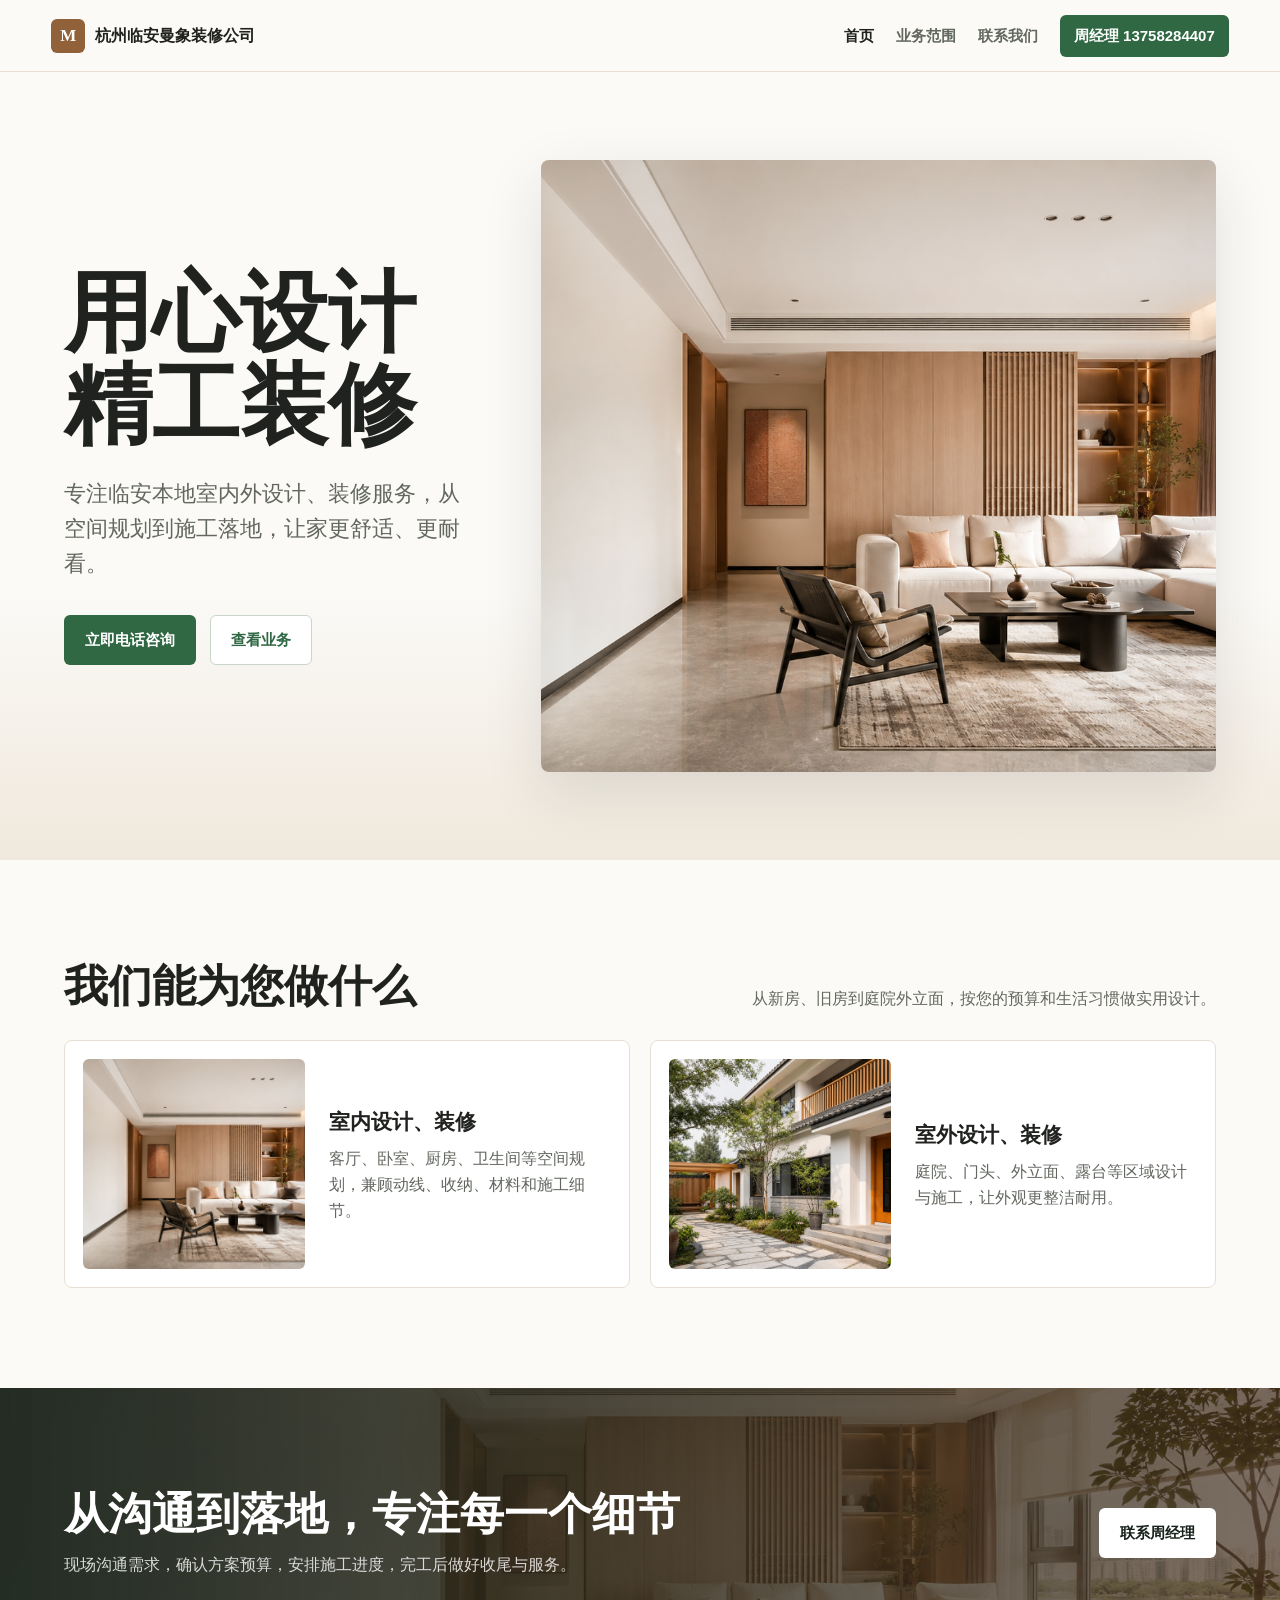
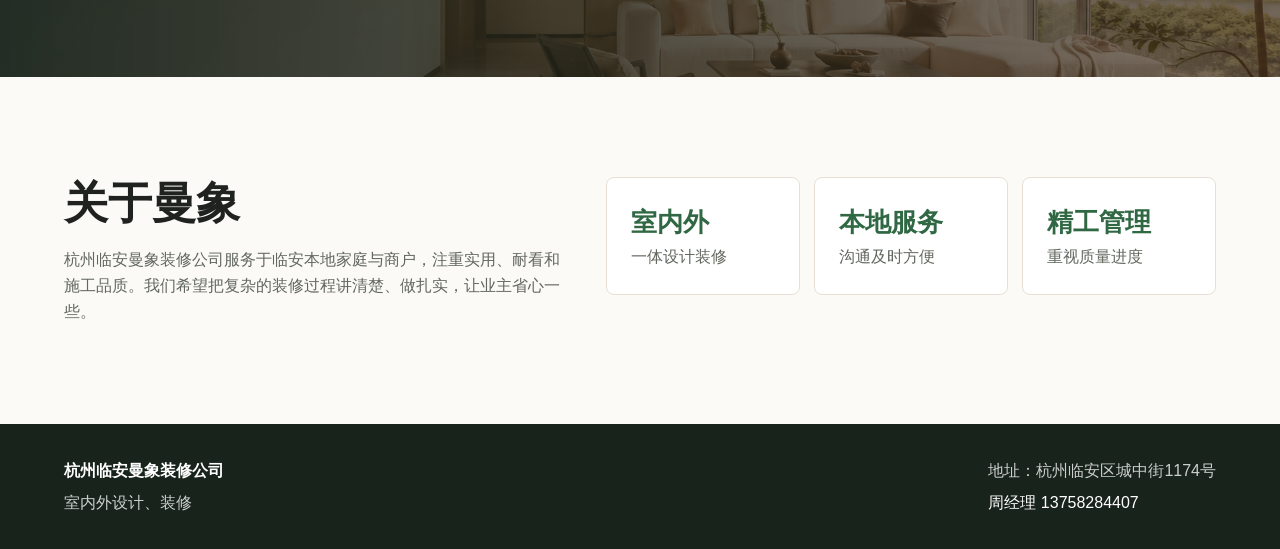
<file: index.html>
<!doctype html>
<html lang="zh-CN">
  <head>
    <meta charset="utf-8">
    <meta name="viewport" content="width=device-width, initial-scale=1">
    <title>杭州临安曼象装修公司｜室内外设计、装修</title>
    <meta name="description" content="杭州临安曼象装修公司，提供室内外设计、装修服务。地址：杭州临安区城中街1174号，联系电话：周经理 13758284407。">
    <link rel="stylesheet" href="styles.css">
  </head>
  <body>
    <header class="site-header">
      <a class="brand" href="index.html" aria-label="杭州临安曼象装修公司首页">
        <span class="brand-mark">M</span>
        <span>杭州临安曼象装修公司</span>
      </a>
      <button class="menu-toggle" type="button" aria-label="打开菜单" aria-expanded="false">
        <span></span><span></span><span></span>
      </button>
      <nav class="site-nav" aria-label="主导航">
        <a class="active" href="index.html">首页</a>
        <a href="services.html">业务范围</a>
        <a href="contact.html">联系我们</a>
        <a class="nav-call" href="tel:13758284407">周经理 13758284407</a>
      </nav>
    </header>

    <main>
      <section class="hero">
        <div class="hero-copy">
          <h1>用心设计<br>精工装修</h1>
          <p>专注临安本地室内外设计、装修服务，从空间规划到施工落地，让家更舒适、更耐看。</p>
          <div class="hero-actions">
            <a class="button primary" href="tel:13758284407">立即电话咨询</a>
            <a class="button secondary" href="services.html">查看业务</a>
          </div>
        </div>
        <img class="hero-image" src="assets/hero-interior.png" alt="现代温馨室内装修效果">
      </section>

      <section class="section services-preview">
        <div class="section-head">
          <h2>我们能为您做什么</h2>
          <p>从新房、旧房到庭院外立面，按您的预算和生活习惯做实用设计。</p>
        </div>
        <div class="service-split">
          <article class="service-item">
            <img src="assets/hero-interior.png" alt="室内设计装修案例">
            <div>
              <h3>室内设计、装修</h3>
              <p>客厅、卧室、厨房、卫生间等空间规划，兼顾动线、收纳、材料和施工细节。</p>
            </div>
          </article>
          <article class="service-item">
            <img src="assets/exterior.png" alt="室外设计装修案例">
            <div>
              <h3>室外设计、装修</h3>
              <p>庭院、门头、外立面、露台等区域设计与施工，让外观更整洁耐用。</p>
            </div>
          </article>
        </div>
      </section>

      <section class="section process-band">
        <div>
          <h2>从沟通到落地，专注每一个细节</h2>
          <p>现场沟通需求，确认方案预算，安排施工进度，完工后做好收尾与服务。</p>
        </div>
        <a class="button light" href="contact.html">联系周经理</a>
      </section>

      <section class="section about">
        <div class="about-copy">
          <h2>关于曼象</h2>
          <p>杭州临安曼象装修公司服务于临安本地家庭与商户，注重实用、耐看和施工品质。我们希望把复杂的装修过程讲清楚、做扎实，让业主省心一些。</p>
        </div>
        <div class="stats">
          <div><strong>室内外</strong><span>一体设计装修</span></div>
          <div><strong>本地服务</strong><span>沟通及时方便</span></div>
          <div><strong>精工管理</strong><span>重视质量进度</span></div>
        </div>
      </section>
    </main>

    <footer class="site-footer">
      <div>
        <strong>杭州临安曼象装修公司</strong>
        <span>室内外设计、装修</span>
      </div>
      <div>
        <span>地址：杭州临安区城中街1174号</span>
        <a href="tel:13758284407">周经理 13758284407</a>
      </div>
    </footer>

    <a class="floating-call" href="tel:13758284407">电话咨询</a>
    <script src="script.js"></script>
  </body>
</html>
</file>
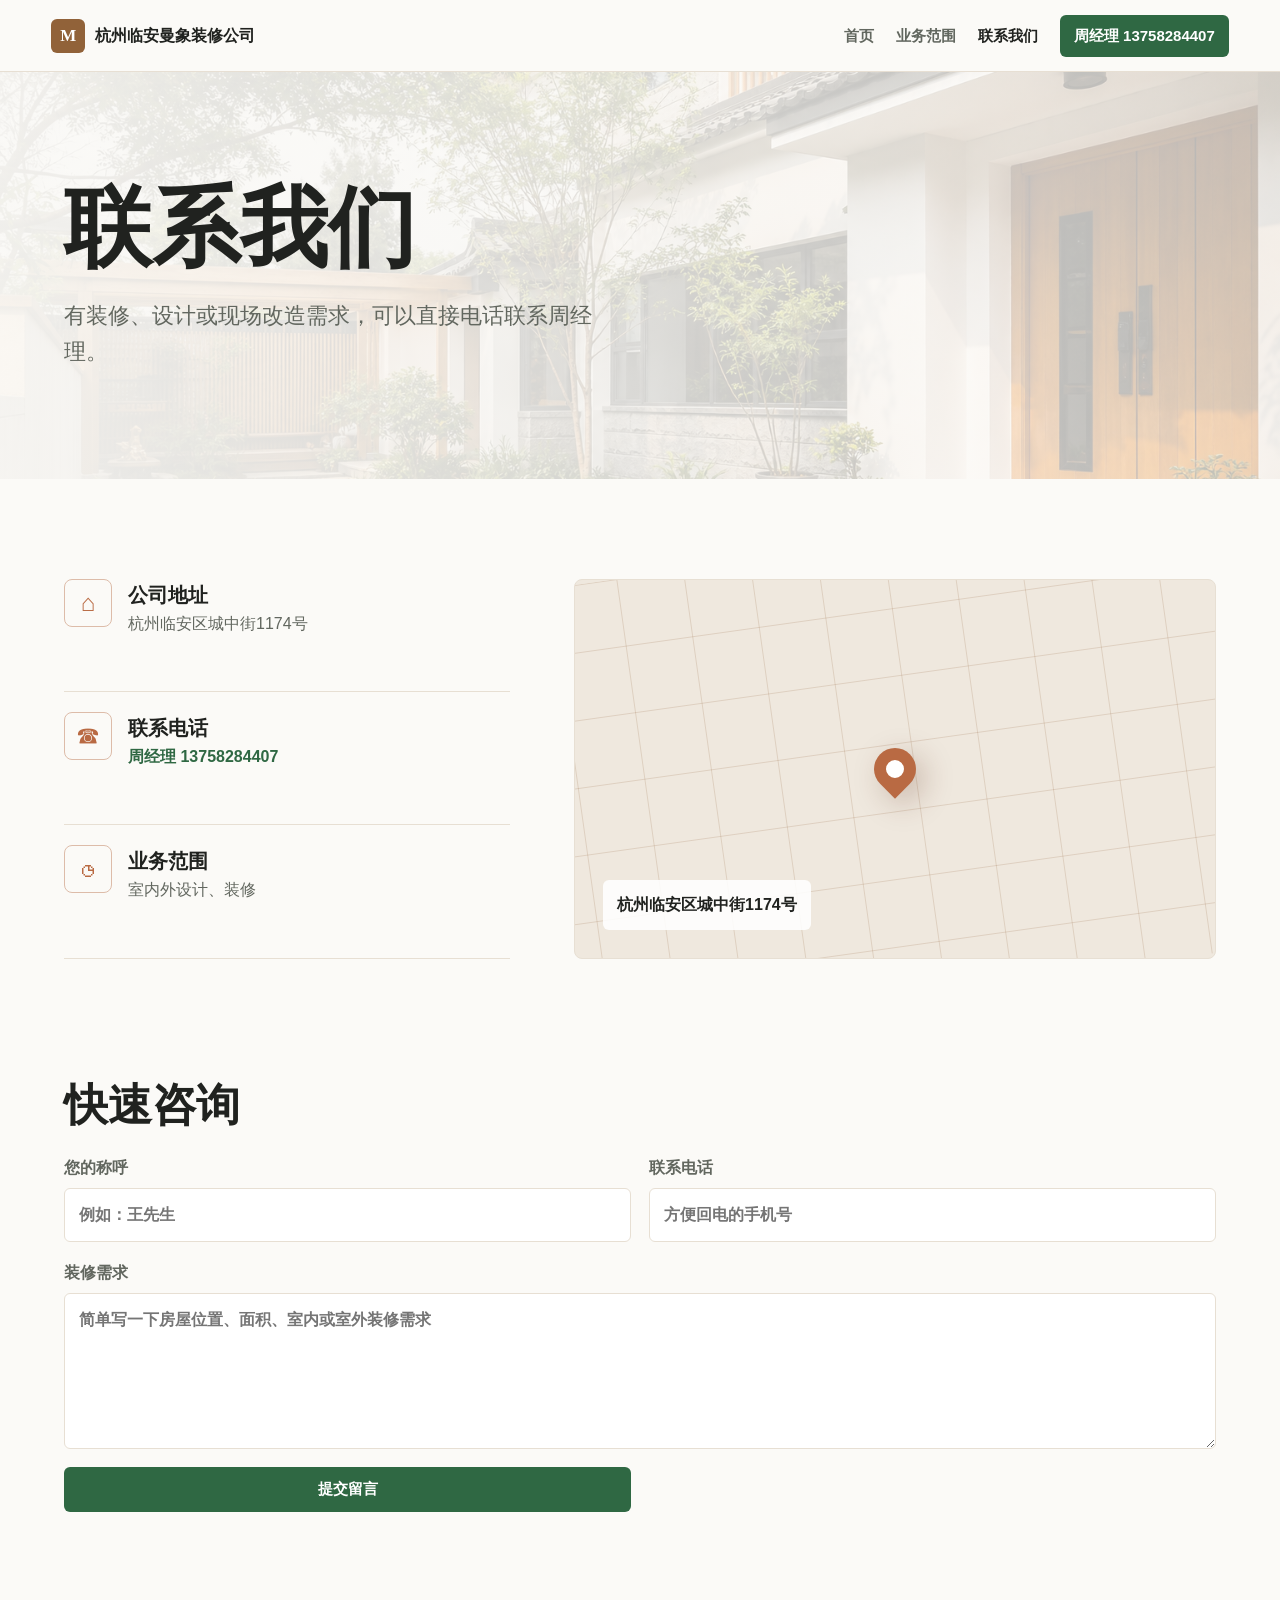
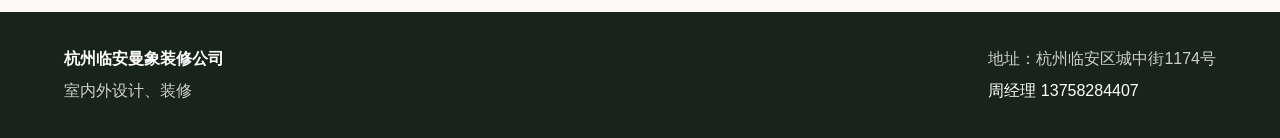
<file: contact.html>
<!doctype html>
<html lang="zh-CN">
  <head>
    <meta charset="utf-8">
    <meta name="viewport" content="width=device-width, initial-scale=1">
    <title>联系我们｜杭州临安曼象装修公司</title>
    <meta name="description" content="联系杭州临安曼象装修公司：周经理 13758284407，地址杭州临安区城中街1174号。">
    <link rel="stylesheet" href="styles.css">
  </head>
  <body>
    <header class="site-header">
      <a class="brand" href="index.html"><span class="brand-mark">M</span><span>杭州临安曼象装修公司</span></a>
      <button class="menu-toggle" type="button" aria-label="打开菜单" aria-expanded="false"><span></span><span></span><span></span></button>
      <nav class="site-nav" aria-label="主导航">
        <a href="index.html">首页</a>
        <a href="services.html">业务范围</a>
        <a class="active" href="contact.html">联系我们</a>
        <a class="nav-call" href="tel:13758284407">周经理 13758284407</a>
      </nav>
    </header>

    <main>
      <section class="page-hero contact-hero">
        <h1>联系我们</h1>
        <p>有装修、设计或现场改造需求，可以直接电话联系周经理。</p>
      </section>

      <section class="section contact-layout">
        <div class="contact-list">
          <div class="contact-row">
            <span class="contact-icon">⌂</span>
            <div><strong>公司地址</strong><p>杭州临安区城中街1174号</p></div>
          </div>
          <div class="contact-row">
            <span class="contact-icon">☎</span>
            <div><strong>联系电话</strong><p><a href="tel:13758284407">周经理 13758284407</a></p></div>
          </div>
          <div class="contact-row">
            <span class="contact-icon">◷</span>
            <div><strong>业务范围</strong><p>室内外设计、装修</p></div>
          </div>
        </div>

        <div class="map-card" aria-label="公司地址地图示意">
          <div class="map-grid"></div>
          <div class="map-pin"></div>
          <strong>杭州临安区城中街1174号</strong>
        </div>
      </section>

      <section class="section message-box">
        <h2>快速咨询</h2>
        <form>
          <label>
            您的称呼
            <input type="text" name="name" autocomplete="name" placeholder="例如：王先生">
          </label>
          <label>
            联系电话
            <input type="tel" name="phone" autocomplete="tel" placeholder="方便回电的手机号">
          </label>
          <label class="full">
            装修需求
            <textarea name="message" rows="5" placeholder="简单写一下房屋位置、面积、室内或室外装修需求"></textarea>
          </label>
          <button class="button primary" type="button">提交留言</button>
        </form>
      </section>
    </main>

    <footer class="site-footer">
      <div><strong>杭州临安曼象装修公司</strong><span>室内外设计、装修</span></div>
      <div><span>地址：杭州临安区城中街1174号</span><a href="tel:13758284407">周经理 13758284407</a></div>
    </footer>
    <a class="floating-call" href="tel:13758284407">电话咨询</a>
    <script src="script.js"></script>
  </body>
</html>
</file>
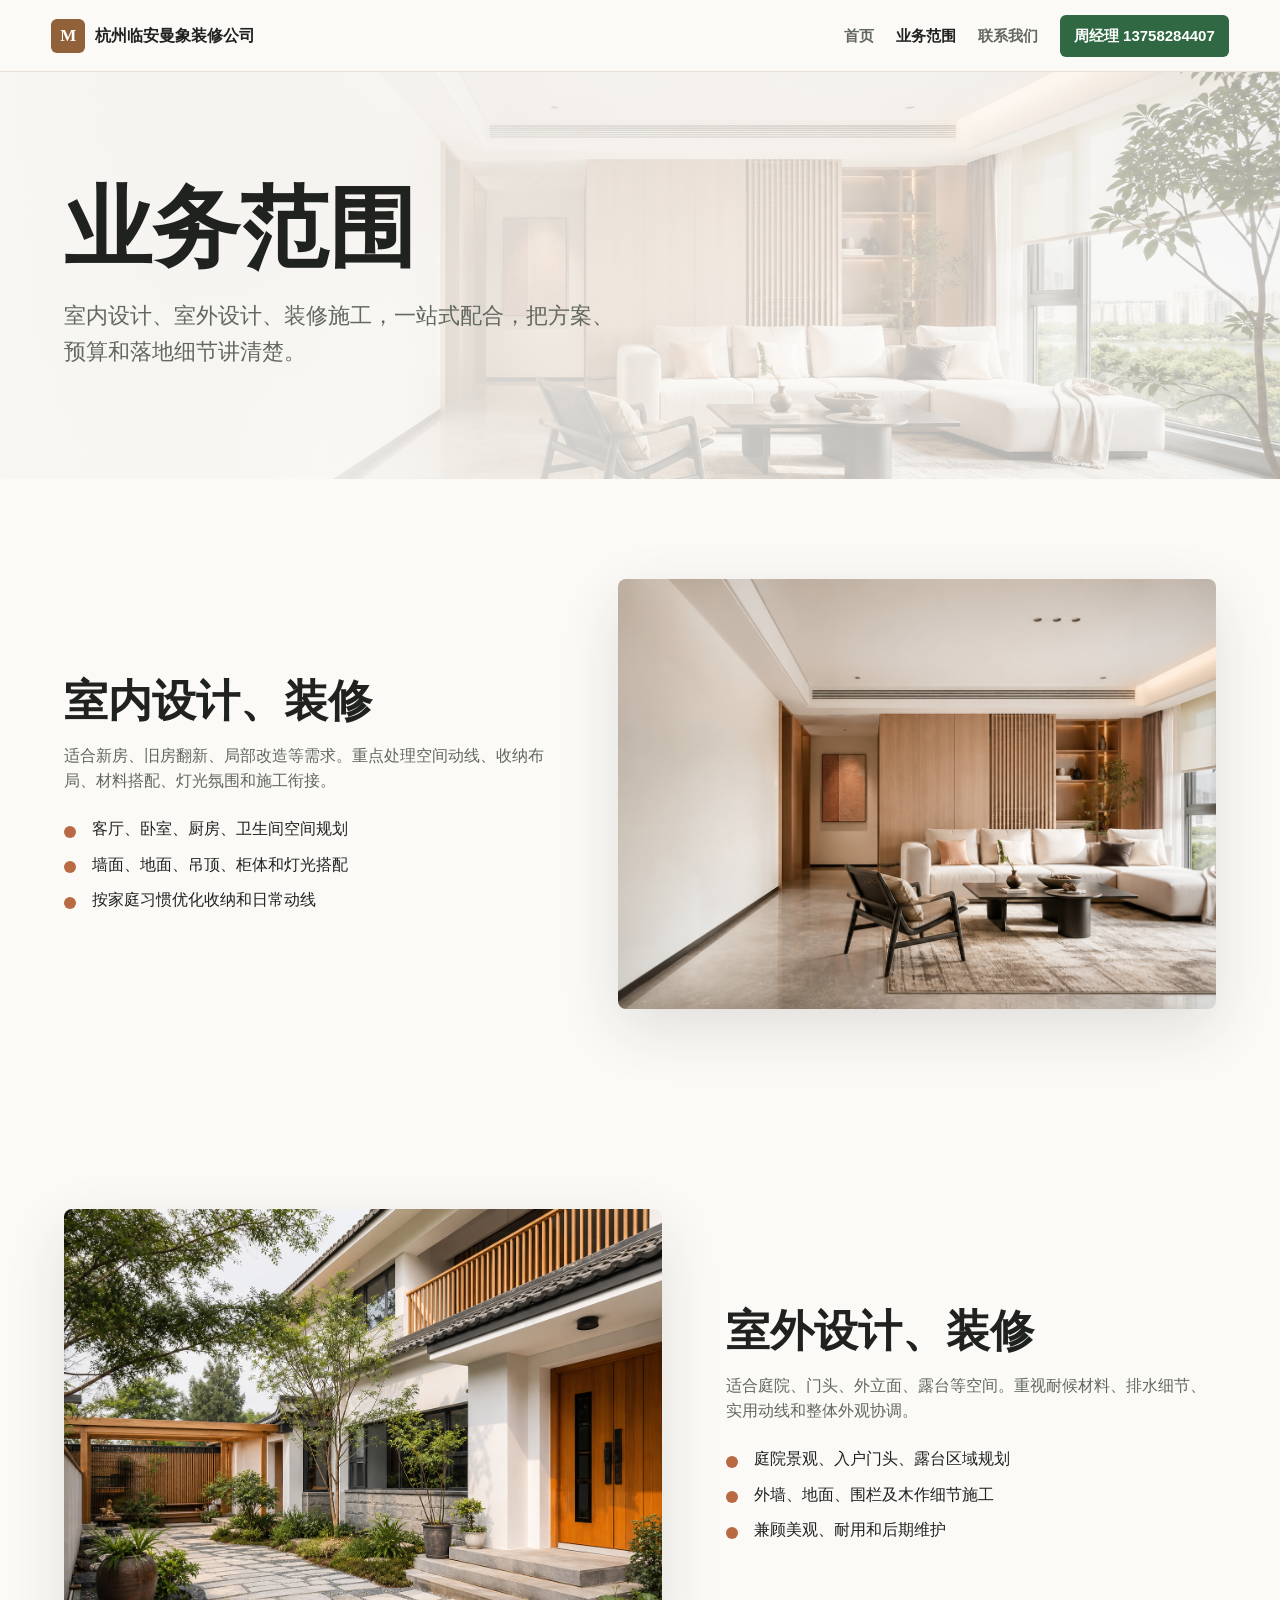
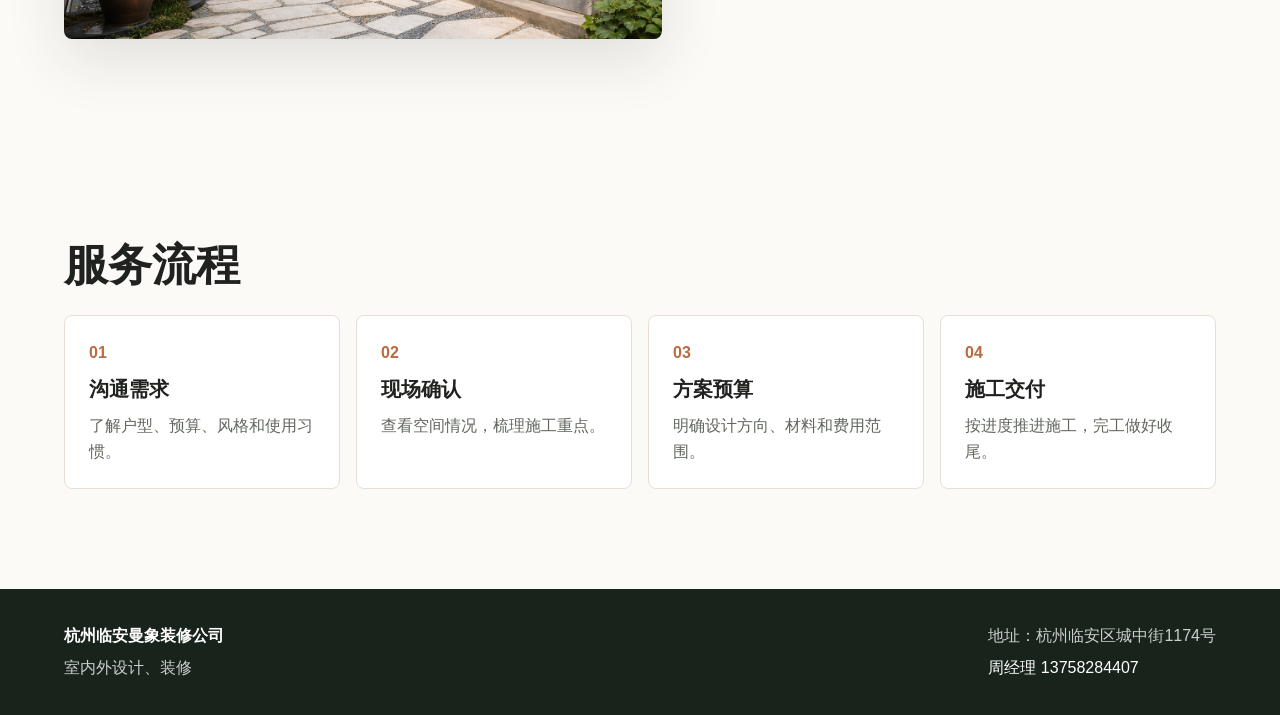
<file: services.html>
<!doctype html>
<html lang="zh-CN">
  <head>
    <meta charset="utf-8">
    <meta name="viewport" content="width=device-width, initial-scale=1">
    <title>业务范围｜杭州临安曼象装修公司</title>
    <meta name="description" content="杭州临安曼象装修公司主要业务：室内外设计、装修。">
    <link rel="stylesheet" href="styles.css">
  </head>
  <body>
    <header class="site-header">
      <a class="brand" href="index.html"><span class="brand-mark">M</span><span>杭州临安曼象装修公司</span></a>
      <button class="menu-toggle" type="button" aria-label="打开菜单" aria-expanded="false"><span></span><span></span><span></span></button>
      <nav class="site-nav" aria-label="主导航">
        <a href="index.html">首页</a>
        <a class="active" href="services.html">业务范围</a>
        <a href="contact.html">联系我们</a>
        <a class="nav-call" href="tel:13758284407">周经理 13758284407</a>
      </nav>
    </header>

    <main>
      <section class="page-hero compact">
        <h1>业务范围</h1>
        <p>室内设计、室外设计、装修施工，一站式配合，把方案、预算和落地细节讲清楚。</p>
      </section>

      <section class="section service-detail">
        <div class="detail-copy">
          <h2>室内设计、装修</h2>
          <p>适合新房、旧房翻新、局部改造等需求。重点处理空间动线、收纳布局、材料搭配、灯光氛围和施工衔接。</p>
          <ul class="check-list">
            <li>客厅、卧室、厨房、卫生间空间规划</li>
            <li>墙面、地面、吊顶、柜体和灯光搭配</li>
            <li>按家庭习惯优化收纳和日常动线</li>
          </ul>
        </div>
        <img src="assets/hero-interior.png" alt="室内设计装修">
      </section>

      <section class="section service-detail reverse">
        <div class="detail-copy">
          <h2>室外设计、装修</h2>
          <p>适合庭院、门头、外立面、露台等空间。重视耐候材料、排水细节、实用动线和整体外观协调。</p>
          <ul class="check-list">
            <li>庭院景观、入户门头、露台区域规划</li>
            <li>外墙、地面、围栏及木作细节施工</li>
            <li>兼顾美观、耐用和后期维护</li>
          </ul>
        </div>
        <img src="assets/exterior.png" alt="室外设计装修">
      </section>

      <section class="section steps">
        <h2>服务流程</h2>
        <div class="step-grid">
          <div><span>01</span><strong>沟通需求</strong><p>了解户型、预算、风格和使用习惯。</p></div>
          <div><span>02</span><strong>现场确认</strong><p>查看空间情况，梳理施工重点。</p></div>
          <div><span>03</span><strong>方案预算</strong><p>明确设计方向、材料和费用范围。</p></div>
          <div><span>04</span><strong>施工交付</strong><p>按进度推进施工，完工做好收尾。</p></div>
        </div>
      </section>
    </main>

    <footer class="site-footer">
      <div><strong>杭州临安曼象装修公司</strong><span>室内外设计、装修</span></div>
      <div><span>地址：杭州临安区城中街1174号</span><a href="tel:13758284407">周经理 13758284407</a></div>
    </footer>
    <a class="floating-call" href="tel:13758284407">电话咨询</a>
    <script src="script.js"></script>
  </body>
</html>
</file>
<file: styles.css>
:root {
  --bg: #fbfaf7;
  --paper: #ffffff;
  --ink: #20221f;
  --muted: #62675f;
  --line: #e7dfd3;
  --wood: #916239;
  --terracotta: #b96a43;
  --green: #2f6843;
  --deep: #18231b;
  --shadow: 0 20px 60px rgba(40, 31, 21, 0.12);
}

* {
  box-sizing: border-box;
}

html {
  scroll-behavior: smooth;
}

body {
  margin: 0;
  color: var(--ink);
  background: var(--bg);
  font-family: "Microsoft YaHei", "PingFang SC", "Noto Sans CJK SC", Arial, sans-serif;
  line-height: 1.6;
}

a {
  color: inherit;
  text-decoration: none;
}

img {
  display: block;
  width: 100%;
}

.site-header {
  position: sticky;
  top: 0;
  z-index: 20;
  display: flex;
  align-items: center;
  justify-content: space-between;
  gap: 24px;
  min-height: 72px;
  padding: 0 clamp(18px, 4vw, 64px);
  background: rgba(251, 250, 247, 0.92);
  border-bottom: 1px solid var(--line);
  backdrop-filter: blur(16px);
}

.brand {
  display: inline-flex;
  align-items: center;
  gap: 10px;
  font-weight: 800;
  letter-spacing: 0;
  white-space: nowrap;
}

.brand-mark {
  display: grid;
  place-items: center;
  width: 34px;
  height: 34px;
  color: #fff;
  background: var(--wood);
  border-radius: 6px;
  font-size: 17px;
  font-family: Georgia, serif;
}

.site-nav {
  display: flex;
  align-items: center;
  gap: 22px;
  font-size: 15px;
}

.site-nav a {
  color: var(--muted);
  font-weight: 600;
}

.site-nav a:hover,
.site-nav .active {
  color: var(--ink);
}

.nav-call {
  padding: 9px 14px;
  color: #fff !important;
  background: var(--green);
  border-radius: 6px;
}

.menu-toggle {
  display: none;
  width: 42px;
  height: 42px;
  padding: 0;
  border: 0;
  background: transparent;
}

.menu-toggle span {
  display: block;
  width: 24px;
  height: 2px;
  margin: 5px auto;
  background: var(--ink);
}

.hero {
  position: relative;
  min-height: calc(92vh - 72px);
  display: grid;
  grid-template-columns: minmax(320px, 0.76fr) minmax(420px, 1.24fr);
  align-items: center;
  gap: clamp(24px, 5vw, 72px);
  padding: clamp(40px, 7vw, 88px) clamp(18px, 5vw, 72px);
  overflow: hidden;
}

.hero::before {
  content: "";
  position: absolute;
  inset: auto 0 0 0;
  height: 34%;
  background: linear-gradient(180deg, rgba(251, 250, 247, 0), rgba(236, 226, 211, 0.75));
  pointer-events: none;
}

.hero-copy,
.hero-image {
  position: relative;
  z-index: 1;
}

.hero h1,
.page-hero h1 {
  margin: 0;
  max-width: 720px;
  font-size: clamp(44px, 7vw, 88px);
  line-height: 1.05;
  letter-spacing: 0;
}

.hero p,
.page-hero p {
  max-width: 560px;
  margin: 24px 0 0;
  color: var(--muted);
  font-size: clamp(17px, 2vw, 22px);
}

.hero-actions {
  display: flex;
  flex-wrap: wrap;
  gap: 14px;
  margin-top: 34px;
}

.button {
  display: inline-flex;
  align-items: center;
  justify-content: center;
  min-height: 44px;
  padding: 12px 20px;
  border: 1px solid transparent;
  border-radius: 6px;
  font-weight: 800;
  font-size: 15px;
}

.button.primary {
  color: #fff;
  background: var(--green);
}

.button.secondary {
  color: var(--green);
  background: #fff;
  border-color: #c9d6ca;
}

.button.light {
  color: var(--deep);
  background: #fff;
}

.hero-image {
  height: min(68vh, 620px);
  object-fit: cover;
  border-radius: 8px;
  box-shadow: var(--shadow);
}

.section {
  padding: clamp(54px, 8vw, 100px) clamp(18px, 5vw, 72px);
}

.section-head {
  display: flex;
  justify-content: space-between;
  align-items: end;
  gap: 28px;
  margin-bottom: 28px;
}

h2 {
  margin: 0;
  font-size: clamp(28px, 4vw, 44px);
  line-height: 1.18;
  letter-spacing: 0;
}

h3 {
  margin: 0 0 8px;
  font-size: 21px;
}

.section-head p,
.detail-copy p,
.about-copy p,
.process-band p,
.service-item p,
.step-grid p,
.contact-row p {
  margin: 0;
  color: var(--muted);
}

.service-split {
  display: grid;
  grid-template-columns: 1fr 1fr;
  gap: 20px;
}

.service-item {
  display: grid;
  grid-template-columns: 42% 1fr;
  gap: 24px;
  align-items: center;
  padding: 18px;
  background: #fff;
  border: 1px solid var(--line);
  border-radius: 8px;
}

.service-item img {
  height: 210px;
  object-fit: cover;
  border-radius: 6px;
}

.process-band {
  display: flex;
  align-items: center;
  justify-content: space-between;
  gap: 30px;
  color: #fff;
  background:
    linear-gradient(90deg, rgba(24, 35, 27, 0.92), rgba(69, 47, 28, 0.68)),
    url("assets/hero-interior.png") center/cover;
}

.process-band p {
  max-width: 620px;
  margin-top: 12px;
  color: rgba(255, 255, 255, 0.82);
}

.about {
  display: grid;
  grid-template-columns: 0.9fr 1.1fr;
  gap: 42px;
  align-items: start;
}

.about-copy p {
  margin-top: 18px;
}

.stats {
  display: grid;
  grid-template-columns: repeat(3, 1fr);
  gap: 14px;
}

.stats div,
.step-grid div {
  padding: 24px;
  background: #fff;
  border: 1px solid var(--line);
  border-radius: 8px;
}

.stats strong {
  display: block;
  color: var(--green);
  font-size: 26px;
}

.stats span {
  color: var(--muted);
}

.page-hero {
  padding: clamp(58px, 10vw, 110px) clamp(18px, 5vw, 72px);
  background:
    linear-gradient(90deg, rgba(251, 250, 247, 0.95), rgba(251, 250, 247, 0.72)),
    url("assets/exterior.png") center/cover;
}

.page-hero.compact {
  background:
    linear-gradient(90deg, rgba(251, 250, 247, 0.96), rgba(251, 250, 247, 0.66)),
    url("assets/hero-interior.png") center/cover;
}

.service-detail {
  display: grid;
  grid-template-columns: 0.9fr 1.1fr;
  gap: clamp(28px, 5vw, 70px);
  align-items: center;
}

.service-detail.reverse {
  grid-template-columns: 1.1fr 0.9fr;
}

.service-detail.reverse .detail-copy {
  order: 2;
}

.service-detail img {
  height: 430px;
  object-fit: cover;
  border-radius: 8px;
  box-shadow: var(--shadow);
}

.detail-copy p {
  margin-top: 16px;
}

.check-list {
  display: grid;
  gap: 10px;
  padding: 0;
  margin: 22px 0 0;
  list-style: none;
}

.check-list li {
  padding-left: 28px;
  position: relative;
}

.check-list li::before {
  content: "";
  position: absolute;
  left: 0;
  top: 0.62em;
  width: 12px;
  height: 12px;
  background: var(--terracotta);
  border-radius: 50%;
}

.steps h2 {
  margin-bottom: 24px;
}

.step-grid {
  display: grid;
  grid-template-columns: repeat(4, 1fr);
  gap: 16px;
}

.step-grid span {
  color: var(--terracotta);
  font-weight: 800;
}

.step-grid strong {
  display: block;
  margin: 8px 0;
  font-size: 20px;
}

.contact-layout {
  display: grid;
  grid-template-columns: 0.82fr 1.18fr;
  gap: clamp(26px, 5vw, 70px);
  align-items: stretch;
}

.contact-list {
  display: grid;
  gap: 20px;
}

.contact-row {
  display: grid;
  grid-template-columns: 48px 1fr;
  gap: 16px;
  align-items: start;
  padding-bottom: 20px;
  border-bottom: 1px solid var(--line);
}

.contact-row strong {
  font-size: 20px;
}

.contact-row a {
  color: var(--green);
  font-weight: 800;
}

.contact-icon {
  display: grid;
  place-items: center;
  width: 48px;
  height: 48px;
  color: var(--terracotta);
  border: 1px solid #ddbca9;
  border-radius: 8px;
  font-size: 24px;
}

.map-card {
  position: relative;
  min-height: 380px;
  display: grid;
  place-items: center;
  overflow: hidden;
  background: #efe8de;
  border: 1px solid var(--line);
  border-radius: 8px;
}

.map-grid {
  position: absolute;
  inset: 0;
  background-image:
    linear-gradient(90deg, rgba(145, 98, 57, 0.18) 1px, transparent 1px),
    linear-gradient(rgba(145, 98, 57, 0.18) 1px, transparent 1px);
  background-size: 56px 56px;
  transform: rotate(-8deg) scale(1.2);
}

.map-pin {
  position: relative;
  z-index: 1;
  width: 42px;
  height: 42px;
  background: var(--terracotta);
  border-radius: 50% 50% 50% 0;
  transform: rotate(-45deg);
  box-shadow: 0 12px 30px rgba(90, 40, 20, 0.25);
}

.map-pin::after {
  content: "";
  position: absolute;
  inset: 12px;
  background: #fff;
  border-radius: 50%;
}

.map-card strong {
  position: absolute;
  left: 28px;
  bottom: 28px;
  z-index: 1;
  padding: 12px 14px;
  background: rgba(255, 255, 255, 0.88);
  border-radius: 6px;
}

.message-box {
  padding-top: 20px;
}

form {
  display: grid;
  grid-template-columns: 1fr 1fr;
  gap: 18px;
  margin-top: 24px;
}

label {
  display: grid;
  gap: 8px;
  color: var(--muted);
  font-weight: 700;
}

.full {
  grid-column: 1 / -1;
}

input,
textarea {
  width: 100%;
  border: 1px solid var(--line);
  border-radius: 6px;
  padding: 13px 14px;
  color: var(--ink);
  background: #fff;
  font: inherit;
}

textarea {
  resize: vertical;
}

.site-footer {
  display: flex;
  justify-content: space-between;
  gap: 24px;
  padding: 34px clamp(18px, 5vw, 72px);
  color: rgba(255, 255, 255, 0.78);
  background: var(--deep);
}

.site-footer div {
  display: grid;
  gap: 6px;
}

.site-footer strong,
.site-footer a {
  color: #fff;
}

.floating-call {
  position: fixed;
  right: 18px;
  bottom: 18px;
  z-index: 18;
  display: none;
  padding: 12px 18px;
  color: #fff;
  background: var(--green);
  border-radius: 999px;
  box-shadow: 0 12px 30px rgba(20, 70, 42, 0.24);
  font-weight: 800;
}

@media (max-width: 900px) {
  .site-header {
    min-height: 64px;
  }

  .menu-toggle {
    display: block;
  }

  .site-nav {
    position: fixed;
    left: 14px;
    right: 14px;
    top: 74px;
    display: none;
    flex-direction: column;
    align-items: stretch;
    gap: 0;
    padding: 12px;
    background: #fff;
    border: 1px solid var(--line);
    border-radius: 8px;
    box-shadow: var(--shadow);
  }

  .site-nav.open {
    display: flex;
  }

  .site-nav a {
    padding: 13px 12px;
  }

  .nav-call {
    text-align: center;
  }

  .hero,
  .about,
  .service-detail,
  .service-detail.reverse,
  .contact-layout {
    grid-template-columns: 1fr;
  }

  .hero {
    min-height: auto;
    padding-top: 38px;
  }

  .hero-image,
  .service-detail img {
    height: auto;
    aspect-ratio: 4 / 3;
  }

  .service-detail.reverse .detail-copy {
    order: 0;
  }

  .service-split,
  .stats,
  .step-grid,
  form {
    grid-template-columns: 1fr;
  }

  .service-item {
    grid-template-columns: 1fr;
  }

  .service-item img {
    height: auto;
    aspect-ratio: 16 / 10;
  }

  .section-head,
  .process-band,
  .site-footer {
    align-items: flex-start;
    flex-direction: column;
  }

  .floating-call {
    display: inline-flex;
  }
}

@media (max-width: 520px) {
  .brand {
    font-size: 15px;
  }

  .brand-mark {
    width: 30px;
    height: 30px;
  }

  .hero h1,
  .page-hero h1 {
    font-size: 42px;
  }

  .hero-actions {
    flex-direction: column;
  }

  .button {
    width: 100%;
  }

  .map-card {
    min-height: 290px;
  }
}
</file>
